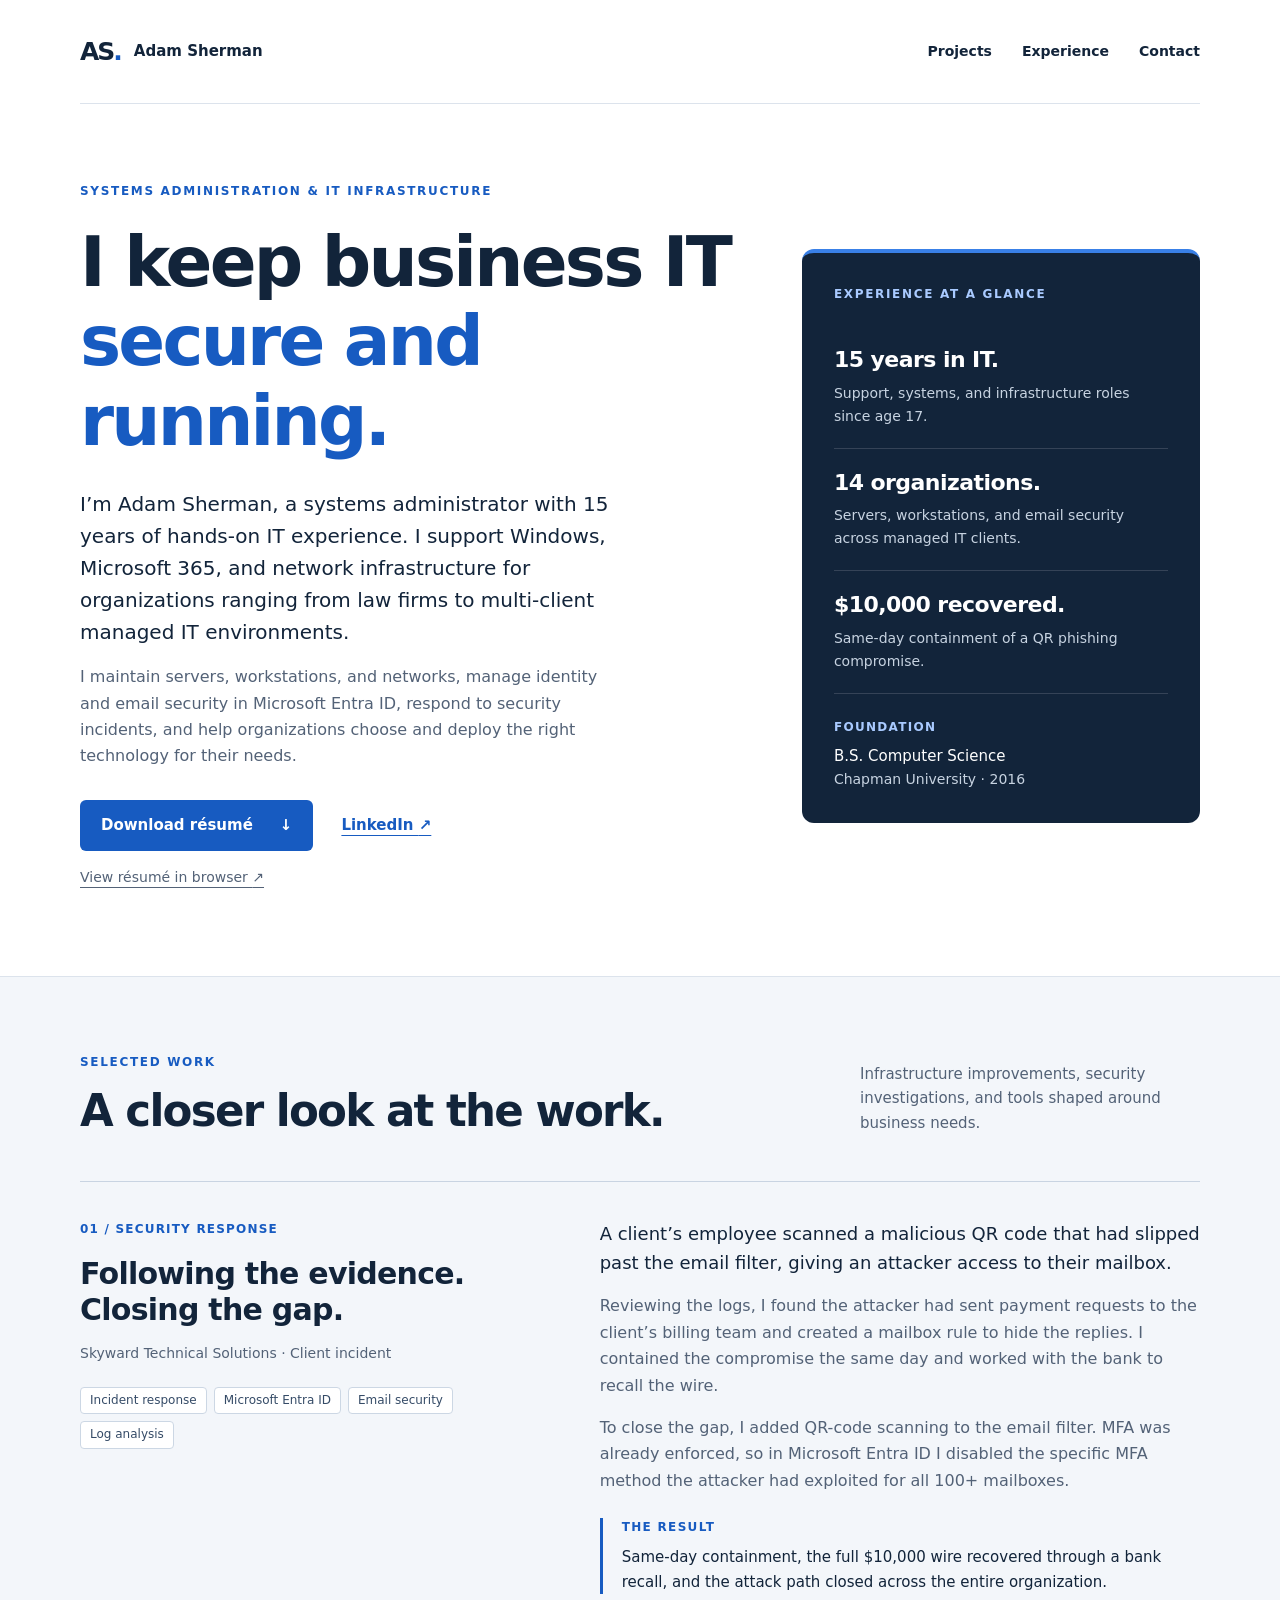
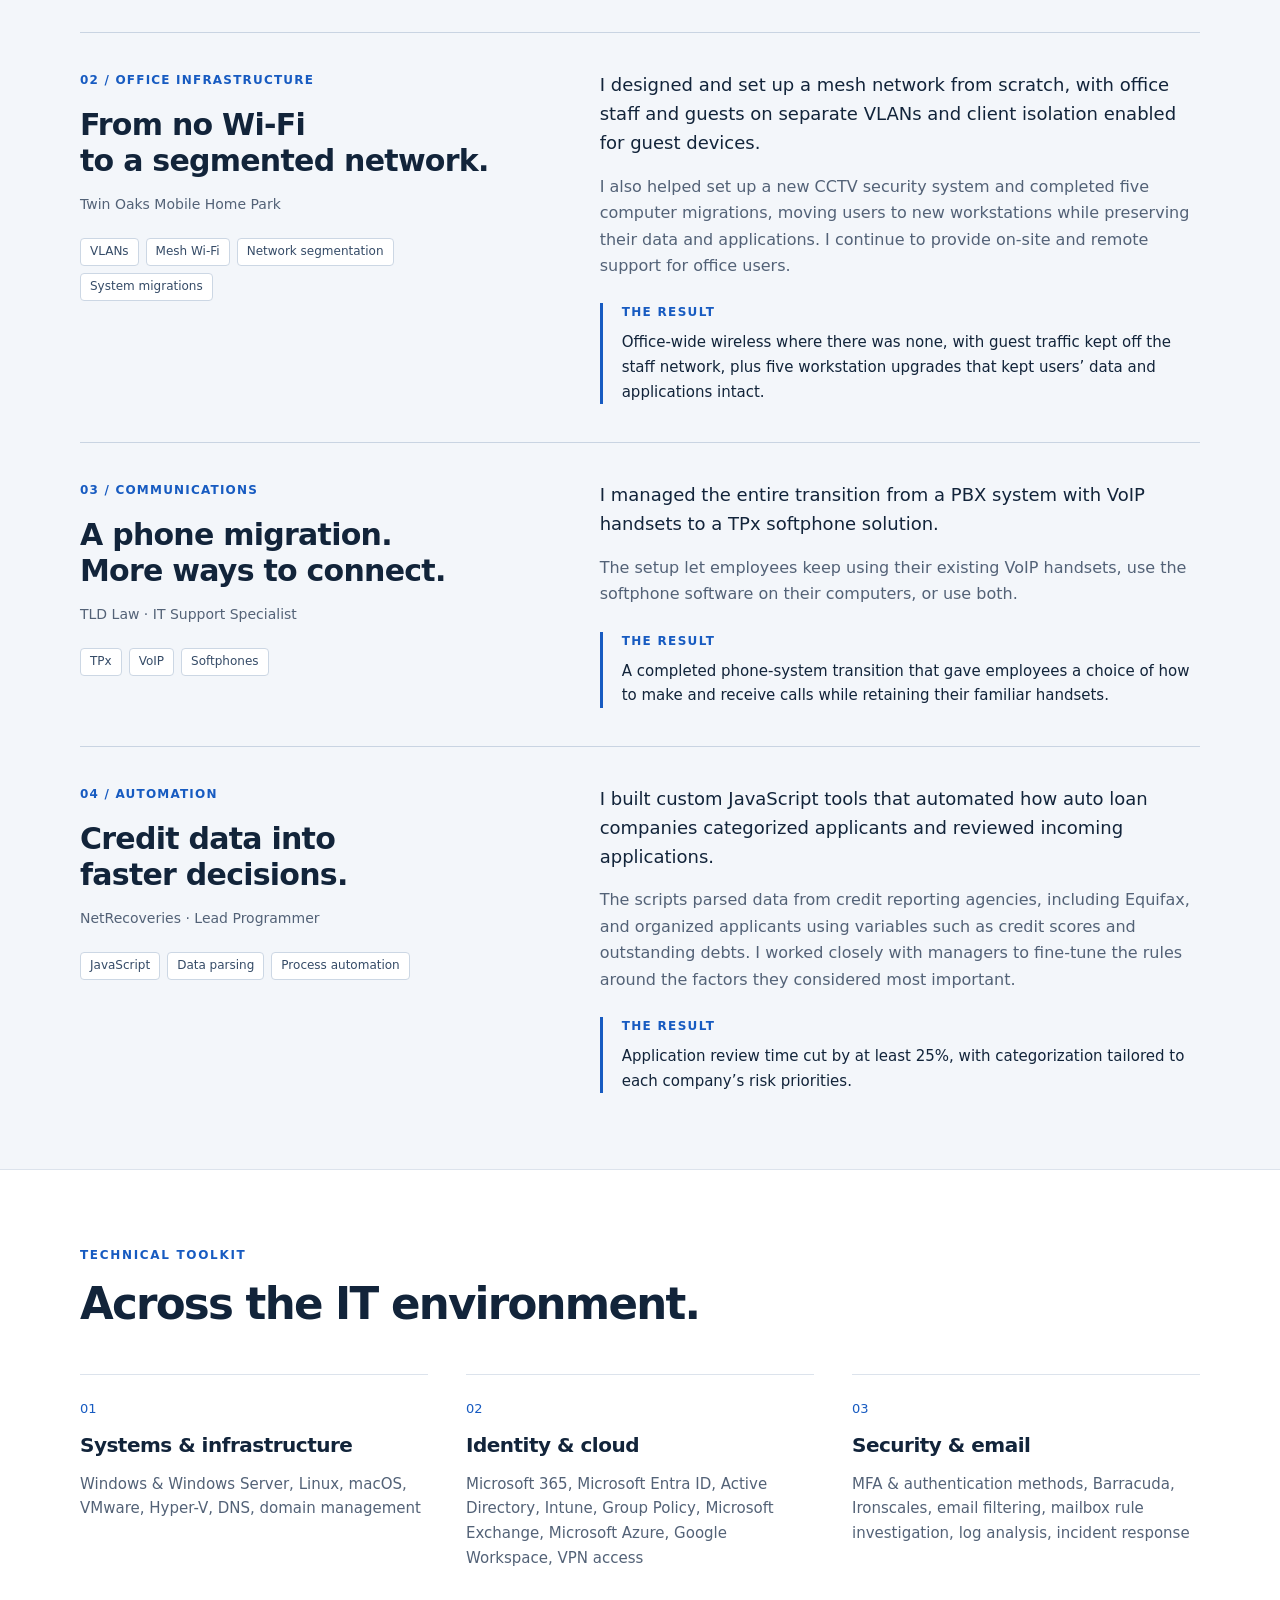
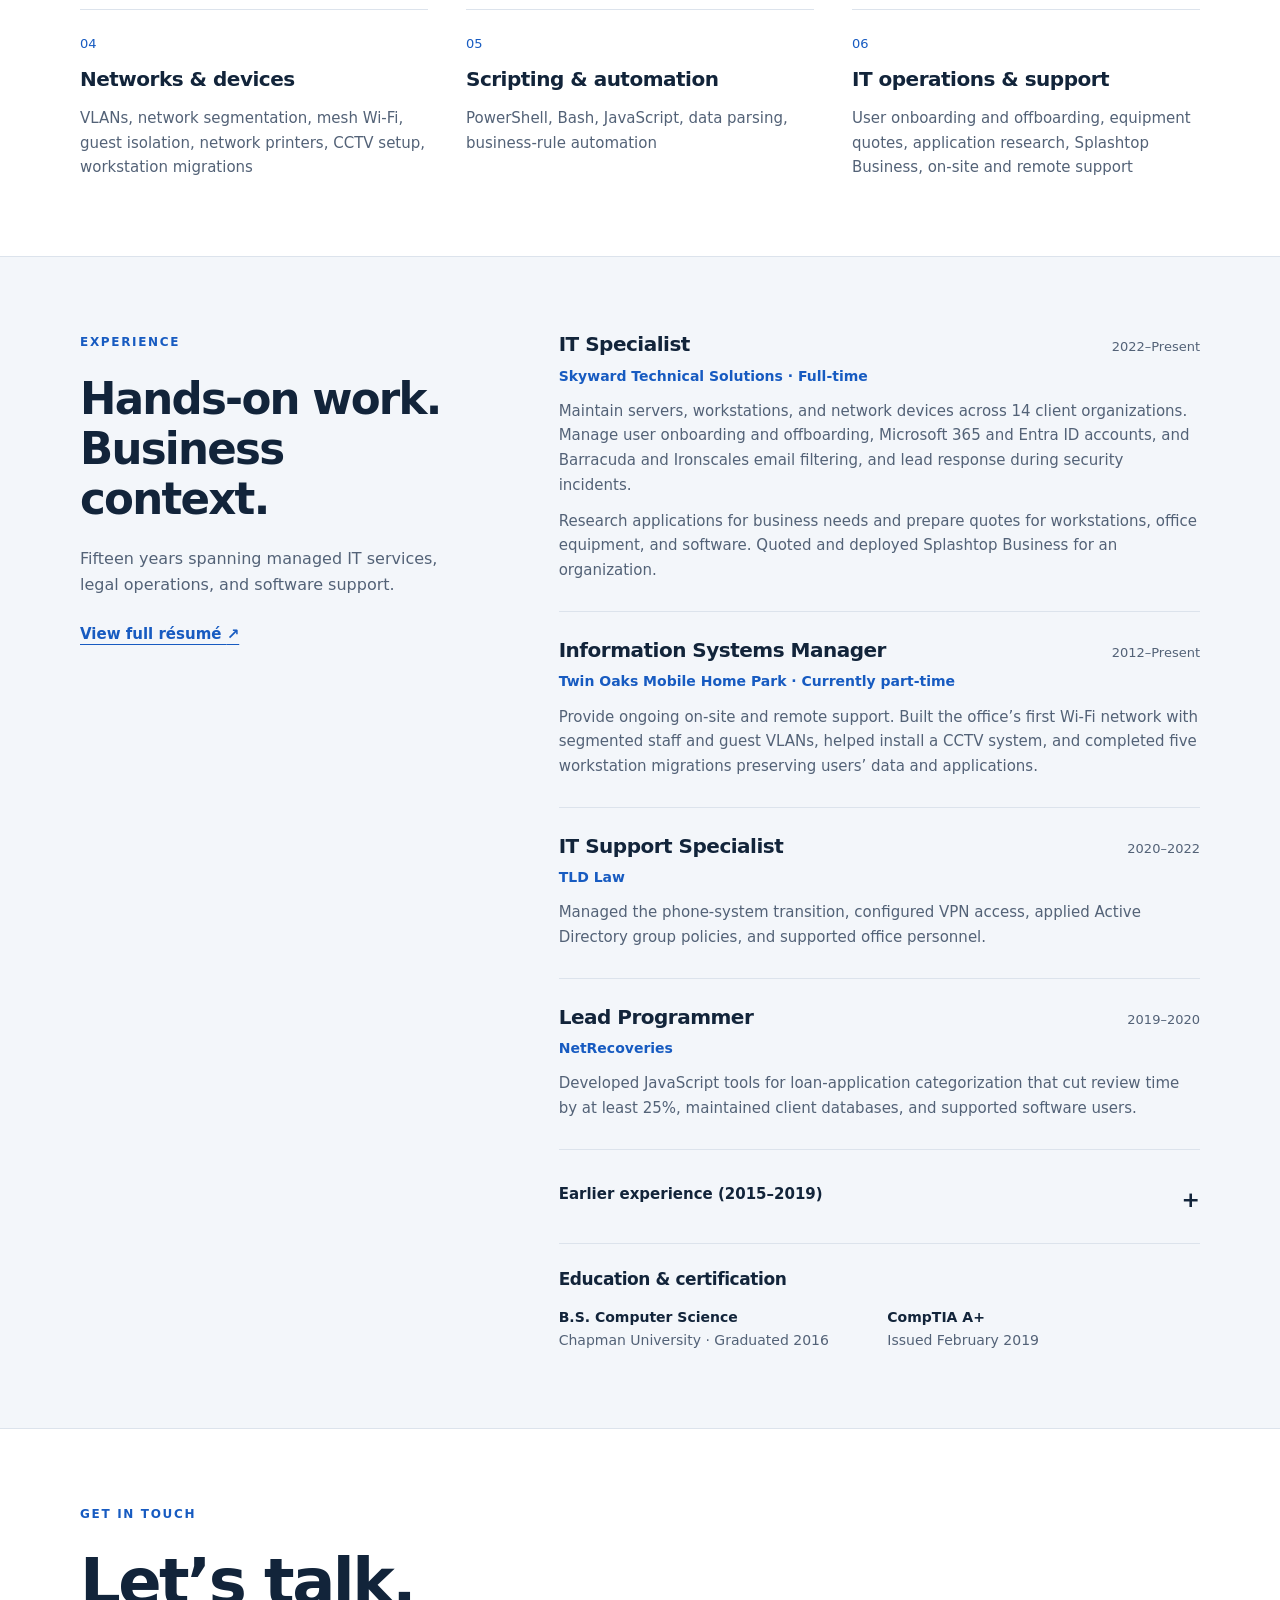
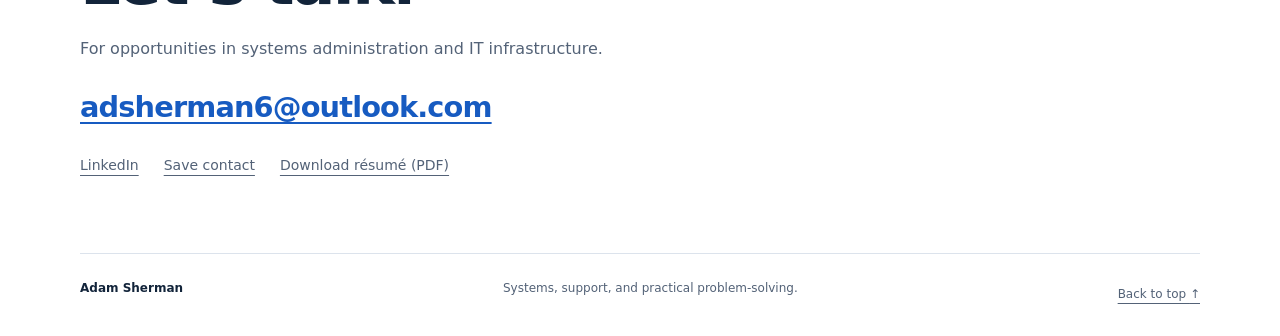
<file: index.html>
<!doctype html>
<html lang="en">
<head>
  <meta charset="utf-8">
  <meta name="viewport" content="width=device-width, initial-scale=1">
  <title>Adam Sherman | Systems Administrator | IT Infrastructure</title>
  <meta name="description" content="Adam Sherman — systems administrator with 15 years in IT. Windows, Microsoft 365, Entra ID, networks, and email security for 14 client organizations. Explore projects, experience, and résumé.">
  <meta name="color-scheme" content="light dark">
  <meta name="theme-color" content="#12243a" media="(prefers-color-scheme: light)">
  <meta name="theme-color" content="#0d1724" media="(prefers-color-scheme: dark)">
  <link rel="canonical" href="https://adismad.casa/">
  <meta property="og:type" content="website">
  <meta property="og:site_name" content="Adam Sherman">
  <meta property="og:locale" content="en_US">
  <meta property="og:url" content="https://adismad.casa/">
  <meta property="og:title" content="Adam Sherman | Systems Administrator | IT Infrastructure">
  <meta property="og:description" content="15 years in IT. Windows, Microsoft 365, Entra ID, networks, and email security. Explore Adam Sherman's experience and selected projects.">
  <meta property="og:image" content="https://adismad.casa/docs/og.png">
  <meta property="og:image:width" content="1200">
  <meta property="og:image:height" content="630">
  <meta property="og:image:alt" content="Adam Sherman — Systems Administrator, IT Infrastructure">
  <meta name="twitter:card" content="summary_large_image">
  <meta name="twitter:image" content="https://adismad.casa/docs/og.png">
  <link rel="icon" href="favicon.svg" type="image/svg+xml">
  <link rel="apple-touch-icon" href="apple-touch-icon.png">
  <link rel="stylesheet" href="styles.css">
  <script type="application/ld+json">
  {
    "@context": "https://schema.org",
    "@type": "Person",
    "name": "Adam Sherman",
    "url": "https://adismad.casa/",
    "image": "https://adismad.casa/docs/og.png",
    "jobTitle": "Systems Administrator",
    "email": "mailto:adsherman6@outlook.com",
    "alumniOf": { "@type": "CollegeOrUniversity", "name": "Chapman University" },
    "hasCredential": [
      { "@type": "EducationalOccupationalCredential", "credentialCategory": "degree", "name": "B.S. Computer Science" },
      { "@type": "EducationalOccupationalCredential", "credentialCategory": "certification", "name": "CompTIA A+" }
    ],
    "knowsAbout": ["Systems administration", "Windows Server", "Microsoft 365", "Microsoft Entra ID", "Active Directory", "Intune", "PowerShell", "Network administration", "Email security", "Incident response"],
    "sameAs": ["https://www.linkedin.com/in/adsherman6/"]
  }
  </script>
</head>
<body>
  <a class="skip-link" href="#main">Skip to content</a>
  <header class="site-header wrap">
    <a class="wordmark" href="#" aria-label="Adam Sherman, home"><span class="monogram" aria-hidden="true">AS<span>.</span></span><span>Adam Sherman</span></a>
    <nav aria-label="Main navigation"><a href="#projects">Projects</a><a href="#experience">Experience</a><a href="#contact">Contact</a></nav>
  </header>
  <main id="main" tabindex="-1">
    <section class="hero wrap" aria-labelledby="intro-title">
      <div class="hero-copy">
        <p class="eyebrow">Systems administration &amp; IT infrastructure</p>
        <h1 id="intro-title">I keep business IT<br><span>secure and running.</span></h1>
        <p class="intro">I’m Adam Sherman, a systems administrator with 15 years of hands-on IT experience. I support Windows, Microsoft 365, and network infrastructure for organizations ranging from law firms to multi-client managed IT environments.</p>
        <p class="hero-detail">I maintain servers, workstations, and networks, manage identity and email security in Microsoft Entra ID, respond to security incidents, and help organizations choose and deploy the right technology for their needs.</p>
        <div class="actions"><a class="button primary" href="docs/resume.pdf" download="Adam_Sherman_Resume.pdf">Download résumé <span aria-hidden="true">↓</span></a><a class="text-link" href="https://www.linkedin.com/in/adsherman6/" target="_blank" rel="noopener noreferrer">LinkedIn <span aria-hidden="true">↗</span><span class="sr-only"> (opens in a new tab)</span></a></div>
        <a class="pdf-link" href="docs/resume.pdf" target="_blank" rel="noopener">View résumé in browser <span aria-hidden="true">↗</span><span class="sr-only"> (opens in a new tab)</span></a>
      </div>
      <aside class="expertise" aria-label="Experience at a glance">
        <p class="eyebrow">Experience at a glance</p>
        <div class="scope-item"><strong>15 years in IT.</strong><span>Support, systems, and infrastructure roles since age 17.</span></div>
        <div class="scope-item"><strong>14 organizations.</strong><span>Servers, workstations, and email security across managed IT clients.</span></div>
        <div class="scope-item"><strong>$10,000 recovered.</strong><span>Same-day containment of a QR phishing compromise.</span></div>
        <div class="education-note"><span class="small-label">Foundation</span><span>B.S. Computer Science</span><span class="muted">Chapman University · 2016</span></div>
      </aside>
    </section>
    <section class="section projects-section" id="projects" aria-labelledby="projects-title">
      <div class="wrap">
        <div class="section-heading"><div><p class="eyebrow">Selected work</p><h2 id="projects-title">A closer look at the work.</h2></div><p>Infrastructure improvements, security investigations, and tools shaped around business needs.</p></div>
        <article class="project">
          <div class="project-title"><p class="project-number">01 / Security response</p><h3>Following the evidence.<br>Closing the gap.</h3><p class="project-meta">Skyward Technical Solutions · Client incident</p><ul class="tags" aria-label="Project skills"><li>Incident response</li><li>Microsoft Entra ID</li><li>Email security</li><li>Log analysis</li></ul></div>
          <div class="project-story"><p class="project-lead">A client’s employee scanned a malicious QR code that had slipped past the email filter, giving an attacker access to their mailbox.</p><p>Reviewing the logs, I found the attacker had sent payment requests to the client’s billing team and created a mailbox rule to hide the replies. I contained the compromise the same day and worked with the bank to recall the wire.</p><p>To close the gap, I added QR-code scanning to the email filter. MFA was already enforced, so in Microsoft Entra ID I disabled the specific MFA method the attacker had exploited for all 100+ mailboxes.</p><div class="project-result"><span class="small-label">The result</span><p>Same-day containment, the full $10,000 wire recovered through a bank recall, and the attack path closed across the entire organization.</p></div></div>
        </article>
        <article class="project">
          <div class="project-title"><p class="project-number">02 / Office infrastructure</p><h3>From no Wi-Fi<br>to a segmented network.</h3><p class="project-meta">Twin Oaks Mobile Home Park</p><ul class="tags" aria-label="Project technologies"><li>VLANs</li><li>Mesh Wi-Fi</li><li>Network segmentation</li><li>System migrations</li></ul></div>
          <div class="project-story"><p class="project-lead">I designed and set up a mesh network from scratch, with office staff and guests on separate VLANs and client isolation enabled for guest devices.</p><p>I also helped set up a new CCTV security system and completed five computer migrations, moving users to new workstations while preserving their data and applications. I continue to provide on-site and remote support for office users.</p><div class="project-result"><span class="small-label">The result</span><p>Office-wide wireless where there was none, with guest traffic kept off the staff network, plus five workstation upgrades that kept users’ data and applications intact.</p></div></div>
        </article>
        <article class="project">
          <div class="project-title"><p class="project-number">03 / Communications</p><h3>A phone migration.<br>More ways to connect.</h3><p class="project-meta">TLD Law · IT Support Specialist</p><ul class="tags" aria-label="Project technologies"><li>TPx</li><li>VoIP</li><li>Softphones</li></ul></div>
          <div class="project-story"><p class="project-lead">I managed the entire transition from a PBX system with VoIP handsets to a TPx softphone solution.</p><p>The setup let employees keep using their existing VoIP handsets, use the softphone software on their computers, or use both.</p><div class="project-result"><span class="small-label">The result</span><p>A completed phone-system transition that gave employees a choice of how to make and receive calls while retaining their familiar handsets.</p></div></div>
        </article>
        <article class="project">
          <div class="project-title"><p class="project-number">04 / Automation</p><h3>Credit data into<br>faster decisions.</h3><p class="project-meta">NetRecoveries · Lead Programmer</p><ul class="tags" aria-label="Project technologies"><li>JavaScript</li><li>Data parsing</li><li>Process automation</li></ul></div>
          <div class="project-story"><p class="project-lead">I built custom JavaScript tools that automated how auto loan companies categorized applicants and reviewed incoming applications.</p><p>The scripts parsed data from credit reporting agencies, including Equifax, and organized applicants using variables such as credit scores and outstanding debts. I worked closely with managers to fine-tune the rules around the factors they considered most important.</p><div class="project-result"><span class="small-label">The result</span><p>Application review time cut by at least 25%, with categorization tailored to each company’s risk priorities.</p></div></div>
        </article>
      </div>
    </section>
    <section class="section wrap skills-section" aria-labelledby="skills-title">
      <div class="section-heading"><div><p class="eyebrow">Technical toolkit</p><h2 id="skills-title">Across the IT environment.</h2></div></div>
      <div class="skills-grid">
        <div><span class="skill-index" aria-hidden="true">01</span><h3>Systems &amp; infrastructure</h3><p>Windows &amp; Windows Server, Linux, macOS, VMware, Hyper-V, DNS, domain management</p></div>
        <div><span class="skill-index" aria-hidden="true">02</span><h3>Identity &amp; cloud</h3><p>Microsoft 365, Microsoft Entra ID, Active Directory, Intune, Group Policy, Microsoft Exchange, Microsoft Azure, Google Workspace, VPN access</p></div>
        <div><span class="skill-index" aria-hidden="true">03</span><h3>Security &amp; email</h3><p>MFA &amp; authentication methods, Barracuda, Ironscales, email filtering, mailbox rule investigation, log analysis, incident response</p></div>
        <div><span class="skill-index" aria-hidden="true">04</span><h3>Networks &amp; devices</h3><p>VLANs, network segmentation, mesh Wi-Fi, guest isolation, network printers, CCTV setup, workstation migrations</p></div>
        <div><span class="skill-index" aria-hidden="true">05</span><h3>Scripting &amp; automation</h3><p>PowerShell, Bash, JavaScript, data parsing, business-rule automation</p></div>
        <div><span class="skill-index" aria-hidden="true">06</span><h3>IT operations &amp; support</h3><p>User onboarding and offboarding, equipment quotes, application research, Splashtop Business, on-site and remote support</p></div>
      </div>
    </section>
    <section class="section experience-section" id="experience" aria-labelledby="experience-title"><div class="wrap experience-layout">
      <div class="experience-intro"><p class="eyebrow">Experience</p><h2 id="experience-title">Hands-on work.<br>Business context.</h2><p>Fifteen years spanning managed IT services, legal operations, and software support.</p><a class="text-link" href="docs/resume.pdf" target="_blank" rel="noopener">View full résumé <span aria-hidden="true">↗</span><span class="sr-only"> (opens in a new tab)</span></a></div>
      <div class="timeline">
        <article class="role"><div class="role-heading"><h3>IT Specialist</h3><p>2022–Present</p></div><p class="company">Skyward Technical Solutions · Full-time</p><p>Maintain servers, workstations, and network devices across 14 client organizations. Manage user onboarding and offboarding, Microsoft 365 and Entra ID accounts, and Barracuda and Ironscales email filtering, and lead response during security incidents.</p><p>Research applications for business needs and prepare quotes for workstations, office equipment, and software. Quoted and deployed Splashtop Business for an organization.</p></article>
        <article class="role"><div class="role-heading"><h3>Information Systems Manager</h3><p>2012–Present</p></div><p class="company">Twin Oaks Mobile Home Park · Currently part-time</p><p>Provide ongoing on-site and remote support. Built the office’s first Wi-Fi network with segmented staff and guest VLANs, helped install a CCTV system, and completed five workstation migrations preserving users’ data and applications.</p></article>
        <article class="role"><div class="role-heading"><h3>IT Support Specialist</h3><p>2020–2022</p></div><p class="company">TLD Law</p><p>Managed the phone-system transition, configured VPN access, applied Active Directory group policies, and supported office personnel.</p></article>
        <article class="role"><div class="role-heading"><h3>Lead Programmer</h3><p>2019–2020</p></div><p class="company">NetRecoveries</p><p>Developed JavaScript tools for loan-application categorization that cut review time by at least 25%, maintained client databases, and supported software users.</p></article>
        <details class="earlier-roles"><summary>Earlier experience (2015–2019) <span aria-hidden="true">+</span></summary><div>
          <article class="role"><div class="role-heading"><h3>IT Administrator</h3><p>2016–2019</p></div><p class="company">Ace Q Tutoring</p><p>Set up users and computers, installed software, resolved network security issues, and troubleshot hardware.</p></article>
          <article class="role"><div class="role-heading"><h3>System Administrator</h3><p>2015–2018</p></div><p class="company">Joseph Rhee &amp; Associates</p><p>Managed accounts and permissions, supported users, maintained the website and CRM database, and documented procedures.</p></article>
        </div></details>
        <div class="credentials"><h3>Education &amp; certification</h3><p><strong>B.S. Computer Science</strong><br>Chapman University · Graduated 2016</p><p><strong>CompTIA A+</strong><br>Issued February 2019</p></div>
      </div>
    </div></section>
    <section class="section wrap contact-section" id="contact" aria-labelledby="contact-title">
      <div><p class="eyebrow">Get in touch</p><h2 id="contact-title">Let’s talk.</h2><p>For opportunities in systems administration and IT infrastructure.</p><a class="contact-email" href="mailto:adsherman6@outlook.com">adsherman6@outlook.com</a><div class="contact-links"><a href="https://www.linkedin.com/in/adsherman6/" target="_blank" rel="noopener noreferrer">LinkedIn<span class="sr-only"> (opens in a new tab)</span></a><a href="docs/Adam_Sherman.vcf" download>Save contact</a><a href="docs/resume.pdf" download="Adam_Sherman_Resume.pdf">Download résumé (PDF)</a></div></div>
      <figure class="contact-qr"><img src="docs/qr.svg" width="104" height="104" alt="QR code for Adam Sherman's contact information"><figcaption>Scan to save contact</figcaption></figure>
    </section>
  </main>
  <footer class="site-footer wrap"><span>Adam Sherman</span><span>Systems, support, and practical problem-solving.</span><a href="#">Back to top <span aria-hidden="true">↑</span></a></footer>
</body>
</html>
</file>
<file: styles.css>
:root {
  color-scheme:light dark;
  --ink:#12243a;
  --muted:#536277;
  --accent:#175bc1;
  --accent-hover:#10499e;
  --on-accent:#fff;
  --line:#dce3ec;
  --rule:#c9d4e2;
  --paper:#fff;
  --wash:#f3f6fa;
  --panel:#12243a;
  --panel-ink:#fff;
  --panel-muted:#c7d3e1;
  --panel-accent:#a9caff;
  --panel-line:#354357;
  --panel-edge:#3980e7;
  --tag-bg:#fff;
  --tag-line:#ccd7e4;
  --tag-ink:#354b67;
  --radius:12px
}

* {
  box-sizing:border-box
}
html {
  scroll-behavior:smooth;
  scroll-padding-top:24px
}
body {
  margin:0;
  background:var(--paper);
  color:var(--ink);
  font-family:system-ui,-apple-system,"Segoe UI",Roboto,"Helvetica Neue",Arial,sans-serif;
  font-size:16px;
  line-height:1.65;
  -webkit-font-smoothing:antialiased
}
a {
  color:var(--accent);
  text-underline-offset:5px
}
a:hover {
  text-decoration-thickness:2px
}
a:focus-visible,summary:focus-visible,button:focus-visible,[tabindex]:not([tabindex="-1"]):focus-visible {
  outline:3px solid var(--accent);
  outline-offset:6px;
  border-radius:3px
}
p,h1,h2,h3,figure {
  margin:0
}
p+p {
  margin-top:16px
}
h1,h2,h3 {
  line-height:1.15;
  letter-spacing:-.04em
}
h1 {
  font-size:clamp(2.8rem,5.4vw,4.75rem);
  font-weight:750
}
h2 {
  font-size:clamp(2rem,3.4vw,2.8rem);
  font-weight:700
}
h3 {
  font-size:1.25rem;
  letter-spacing:-.025em
}
.wrap {
  width:min(1120px,calc(100% - 80px));
  margin-inline:auto
}
.site-header {
  min-height:104px;
  display:flex;
  align-items:center;
  justify-content:space-between;
  gap:24px;
  border-bottom:1px solid var(--line)
}
.wordmark {
  display:flex;
  align-items:center;
  gap:13px;
  color:var(--ink);
  text-decoration:none;
  font-size:15px;
  font-weight:650
}
.monogram {
  font-size:25px;
  letter-spacing:-2px
}
.monogram span {
  color:var(--accent)
}
nav {
  display:flex;
  gap:30px
}
nav a {
  text-decoration:none;
  color:var(--ink);
  font-size:14px;
  font-weight:600
}
.hero {
  display:grid;
  grid-template-columns:1.65fr 1fr;
  gap:65px;
  align-items:center;
  padding-block:78px 86px
}
.eyebrow {
  text-transform:uppercase;
  font-size:12px;
  font-weight:750;
  letter-spacing:.14em;
  color:var(--accent);
  margin-bottom:21px
}
h1 span {
  color:var(--accent)
}
.intro {
  font-size:20px;
  line-height:1.6;
  max-width:570px;
  margin-top:27px
}
.hero-detail {
  color:var(--muted);
  max-width:550px
}
.actions {
  display:flex;
  flex-wrap:wrap;
  align-items:center;
  gap:28px;
  margin-top:30px
}
.button {
  display:inline-flex;
  gap:27px;
  align-items:center;
  justify-content:center;
  padding:13px 21px;
  border-radius:6px;
  text-decoration:none;
  font-size:15px;
  font-weight:650;
  min-height:48px
}
.primary {
  background:var(--accent);
  color:var(--on-accent)
}
.primary:hover {
  background:var(--accent-hover)
}
.text-link {
  font-weight:650;
  font-size:15px
}
.pdf-link {
  display:inline-block;
  margin-top:15px;
  font-size:14px;
  color:var(--muted)
}
.expertise {
  background:var(--panel);
  color:var(--panel-ink);
  padding:32px;
  border-radius:var(--radius);
  border-top:4px solid var(--panel-edge)
}
.expertise .eyebrow {
  color:var(--panel-accent)
}
.scope-item {
  padding-block:20px;
  border-bottom:1px solid var(--panel-line)
}
.scope-item strong {
  display:block;
  font-size:22px;
  line-height:1.3;
  letter-spacing:-.025em
}
.scope-item span {
  display:block;
  margin-top:7px;
  color:var(--panel-muted);
  font-size:14px
}
.education-note {
  display:flex;
  flex-direction:column;
  padding-top:24px;
  font-size:15px;
  line-height:1.6
}
.small-label {
  display:block;
  text-transform:uppercase;
  letter-spacing:.11em;
  font-size:12px;
  font-weight:700;
  margin-bottom:7px
}
.education-note .small-label {
  color:var(--panel-accent)
}
.muted {
  color:var(--panel-muted);
  font-size:14px
}
.section {
  padding-block:76px
}
.projects-section {
  background:var(--wash);
  border-block:1px solid var(--line)
}
.section-heading {
  display:flex;
  justify-content:space-between;
  gap:40px;
  align-items:end;
  margin-bottom:45px
}
.section-heading .eyebrow {
  margin-bottom:13px
}
.section-heading>p {
  max-width:340px;
  color:var(--muted);
  font-size:15px
}
.project {
  display:grid;
  grid-template-columns:1fr 1.35fr;
  gap:75px;
  border-top:1px solid var(--rule);
  padding-block:38px
}
.project:last-child {
  padding-bottom:0
}
.project-number {
  font-size:12px;
  text-transform:uppercase;
  letter-spacing:.1em;
  font-weight:650;
  color:var(--accent);
  margin-bottom:16px
}
.project-title h3 {
  font-size:30px;
  line-height:1.2
}
.project-meta {
  font-size:14px;
  color:var(--muted);
  margin-top:14px
}
.tags {
  list-style:none;
  padding:0;
  display:flex;
  flex-wrap:wrap;
  gap:7px;
  margin:22px 0 0
}
.tags li {
  font-size:12px;
  border:1px solid var(--tag-line);
  border-radius:4px;
  padding:3px 9px;
  color:var(--tag-ink);
  background:var(--tag-bg)
}
.project-story>p {
  color:var(--muted)
}
.project-story .project-lead {
  font-size:18px;
  color:var(--ink);
  line-height:1.6
}
.project-result {
  border-left:3px solid var(--accent);
  padding-left:19px;
  margin-top:24px
}
.project-result .small-label {
  color:var(--accent)
}
.project-result p {
  font-size:15px
}
.skills-grid {
  display:grid;
  grid-template-columns:repeat(3,1fr);
  gap:38px
}
.skills-grid>div {
  border-top:1px solid var(--line);
  padding-top:20px
}
.skill-index {
  font-size:13px;
  color:var(--accent)
}
.skills-grid h3 {
  margin-block:12px 15px
}
.skills-grid p {
  color:var(--muted);
  font-size:15px
}
.experience-section {
  background:var(--wash);
  border-block:1px solid var(--line)
}
.experience-layout {
  display:grid;
  grid-template-columns:1fr 1.65fr;
  gap:90px
}
.experience-intro>p:not(.eyebrow) {
  color:var(--muted);
  margin-top:22px
}
.experience-intro .text-link {
  display:inline-block;
  margin-top:23px
}
.role {
  padding:0 0 28px;
  margin-bottom:27px;
  border-bottom:1px solid var(--line)
}
.role-heading {
  display:flex;
  justify-content:space-between;
  gap:18px;
  align-items:baseline
}
.role-heading>p {
  font-size:13px;
  color:var(--muted);
  white-space:nowrap
}
.role .company {
  color:var(--accent);
  font-size:14px;
  font-weight:600;
  margin-top:7px
}
.role>p:last-child {
  font-size:15px;
  color:var(--muted);
  margin-top:11px
}
.earlier-roles summary {
  cursor:pointer;
  display:flex;
  justify-content:space-between;
  list-style:none;
  font-weight:600;
  font-size:15px;
  padding:5px 0 17px
}
.earlier-roles summary::-webkit-details-marker {
  display:none
}
.earlier-roles summary span {
  font-size:22px;
  transition:transform .2s ease
}
.earlier-roles[open] summary span {
  transform:rotate(45deg)
}
.earlier-roles>div {
  padding-top:20px
}
.credentials {
  border-top:1px solid var(--line);
  padding-top:26px;
  margin-top:8px;
  display:grid;
  grid-template-columns:1fr 1fr;
  gap:16px
}
.credentials h3 {
  grid-column:1/-1;
  font-size:17px
}
.credentials p {
  font-size:14px;
  color:var(--muted);
  margin:0
}
.credentials strong {
  color:var(--ink)
}
.contact-section {
  display:flex;
  align-items:center;
  justify-content:space-between;
  gap:40px
}
.contact-section h2 {
  font-size:clamp(2.5rem,5vw,4rem)
}
.contact-section p:not(.eyebrow) {
  color:var(--muted);
  margin-top:17px
}
.contact-email {
  display:inline-block;
  font-size:clamp(1.1rem,3vw,1.8rem);
  font-weight:600;
  letter-spacing:-.03em;
  margin-top:21px;
  overflow-wrap:anywhere
}
.contact-links {
  display:flex;
  flex-wrap:wrap;
  gap:12px 25px;
  margin-top:23px;
  font-size:14px
}
.contact-links a {
  color:var(--muted)
}
/* QR is print-only: on screen, visitors can tap the links instead. */
.contact-qr {
  display:none;
  padding:17px;
  border:1px solid var(--line);
  border-radius:8px;
  text-align:center;
  flex-shrink:0
}
.contact-qr img {
  display:block;
  max-width:100%;
  height:auto
}
.contact-qr figcaption {
  font-size:12px;
  color:var(--muted);
  margin-top:8px
}
.site-footer {
  display:flex;
  justify-content:space-between;
  gap:20px;
  border-top:1px solid var(--line);
  padding-block:25px;
  font-size:12px;
  color:var(--muted)
}
.site-footer>span:first-child {
  font-weight:650;
  color:var(--ink)
}
.site-footer a {
  color:var(--muted);
  display:inline-block;
  padding-block:6px
}
.sr-only {
  position:absolute;
  width:1px;
  height:1px;
  padding:0;
  margin:-1px;
  overflow:hidden;
  clip:rect(0,0,0,0);
  white-space:nowrap;
  border:0
}
.skip-link {
  position:absolute;
  top:-100px;
  left:20px;
  z-index:10;
  background:var(--panel);
  color:var(--panel-ink);
  padding:10px 20px
}
.skip-link:focus {
  top:12px
}
main:focus {
  outline:none
}

@media(max-width:900px) {
  .wrap {
  width:calc(100% - 48px)
}
.hero {
  gap:32px;
  grid-template-columns:1.3fr 1fr;
  padding-block:55px
}
.expertise {
  padding:24px
}
.scope-item strong {
  font-size:20px
}
.project {
  gap:35px
}
.experience-layout {
  gap:35px
}
.section-heading {
  align-items:start
}
.section-heading>p {
  max-width:260px
}
.skills-grid {
  gap:24px
}

}

@media(max-width:680px) {
  .wrap {
  width:calc(100% - 40px)
}
.site-header {
  min-height:85px;
  gap:14px;
  flex-wrap:wrap;
  padding-block:17px
}
.wordmark>span:last-child {
  display:none
}
nav {
  gap:19px
}
nav a {
  min-height:44px;
  display:inline-flex;
  align-items:center
}
.hero {
  grid-template-columns:1fr;
  padding-block:43px 48px;
  gap:35px
}
.intro {
  font-size:18px
}
.eyebrow {
  font-size:11px
}
.expertise {
  padding:25px
}
.scope-item {
  padding-block:16px
}
.scope-item strong {
  font-size:21px
}
.section {
  padding-block:49px
}
.section-heading {
  display:block;
  margin-bottom:30px
}
.section-heading>p {
  max-width:none;
  margin-top:18px
}
.project {
  grid-template-columns:1fr;
  gap:24px;
  padding-block:30px
}
.project-title h3 {
  font-size:28px
}
.project-story .project-lead {
  font-size:17px
}
.skills-grid {
  grid-template-columns:1fr;
  gap:27px
}
.skills-grid p {
  font-size:16px
}
.experience-layout {
  grid-template-columns:1fr;
  gap:34px
}
.role-heading {
  flex-wrap:wrap;
  gap:7px
}
.role-heading>p {
  white-space:normal
}
.credentials {
  grid-template-columns:1fr
}
.contact-section {
  align-items:start;
  flex-direction:column;
  gap:28px
}
.contact-links {
  gap:10px 20px
}
.contact-links a {
  padding-block:6px
}
.contact-qr {
  align-items:center;
  gap:17px;
  padding:10px
}
.contact-qr img {
  width:70px;
  height:70px
}
.contact-qr figcaption {
  margin:0
}
.site-footer {
  flex-wrap:wrap
}
.site-footer>span:nth-child(2) {
  display:none
}

}

@media(prefers-reduced-motion:reduce) {
  html {
  scroll-behavior:auto
}
.earlier-roles summary span {
  transition:none
}

}

@media print {
  body {
  font-size:11pt;
  color:#000
}
.wrap {
  width:100%
}
.site-header nav,.actions,.pdf-link,.contact-links,.site-footer,.skip-link {
  display:none
}
.site-header {
  min-height:0;
  padding-bottom:15px
}
.hero,.section {
  padding-block:20px
}
.hero {
  display:block
}
.hero h1 {
  font-size:30pt
}
.hero-detail,.intro {
  max-width:none
}
.expertise {
  background:white;
  color:black;
  border:1px solid #aaa;
  margin-top:20px;
  display:grid;
  grid-template-columns:1fr 1fr;
  gap:12px;
  padding:15px
}
.expertise .eyebrow {
  grid-column:1/-1
}
.expertise span,.expertise .eyebrow {
  color:#333
}
.scope-item {
  padding:4px
}
.scope-item strong {
  font-size:14pt
}
.projects-section,.experience-section {
  background:white
}
.project,.experience-layout {
  gap:20px
}
.project {
  break-inside:avoid
}
.project-title h3 {
  font-size:18pt
}
h2 {
  font-size:22pt
}
.section-heading {
  margin-bottom:20px
}
.section-heading>p {
  display:none
}
.role {
  break-inside:avoid
}
.contact-email {
  font-size:16pt
}
.contact-qr {
  display:block;
  break-inside:avoid
}
.projects-section,.experience-section {
  border-block:0
}
a {
  color:inherit
}

}



/* Keep expanded role descriptions consistent. */
.role > p:not(.company) {
  font-size: 15px;
  color: var(--muted);
  margin-top: 11px;
}

/* Dark mode (screen only; print always uses the light palette). */
@media screen and (prefers-color-scheme:dark) {
  :root {
    --ink:#e6edf6;
    --muted:#a3b1c4;
    --accent:#7fb0ff;
    --accent-hover:#a5c8ff;
    --on-accent:#0d1724;
    --line:#22334a;
    --rule:#2c3f57;
    --paper:#0d1724;
    --wash:#111f30;
    --panel:#16283f;
    --panel-ink:#f3f6fa;
    --panel-muted:#b9c6d6;
    --panel-accent:#a9caff;
    --panel-line:#2c3f57;
    --panel-edge:#7fb0ff;
    --tag-bg:#0d1724;
    --tag-line:#2c3f57;
    --tag-ink:#c3d0e0
  }
}

@media print {
  :root {
    color-scheme:light
  }
}
</file>
